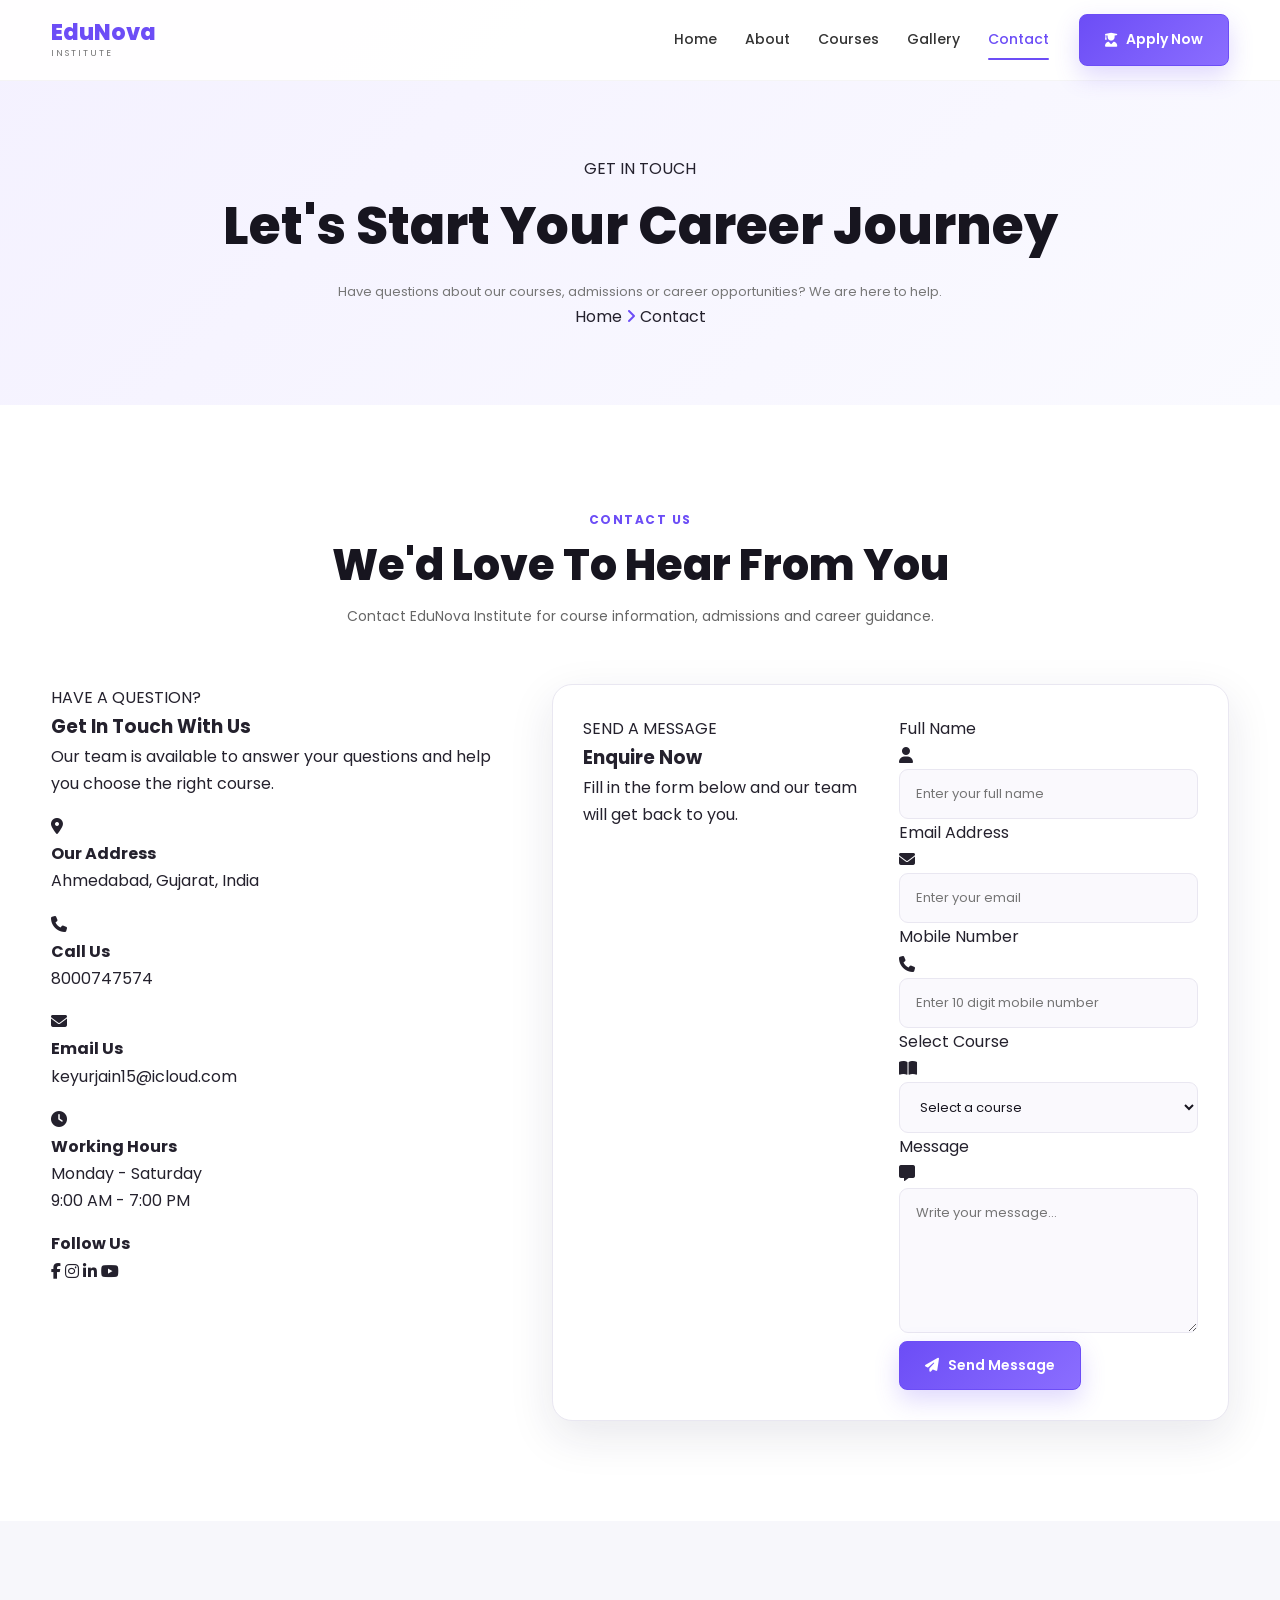
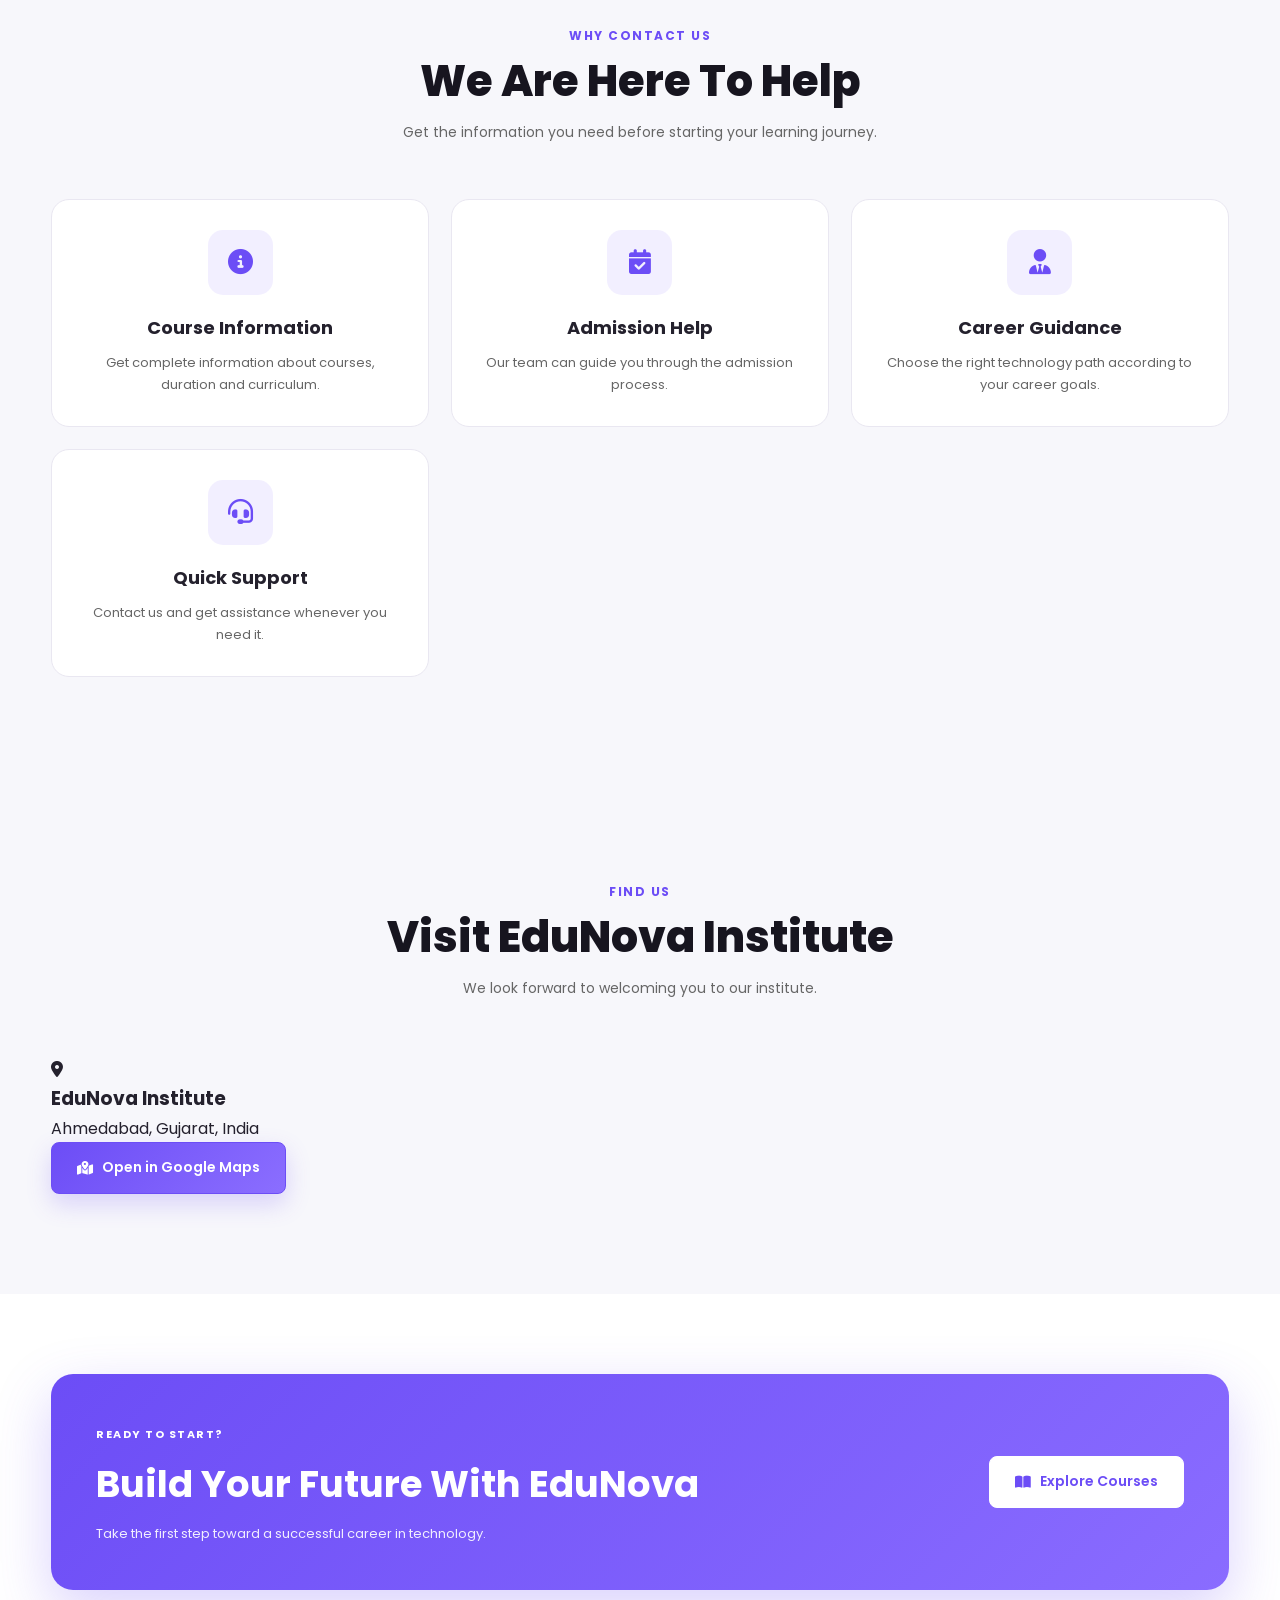
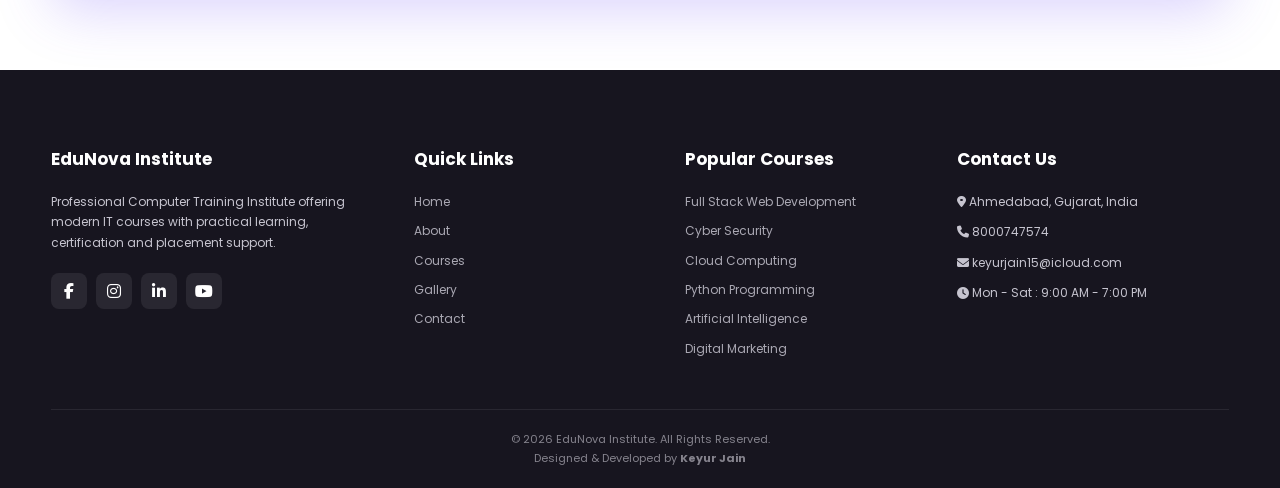
<file: contact.html>
<!DOCTYPE html>
<html lang="en">

<head>

    <meta charset="UTF-8">

    <meta name="viewport"
          content="width=device-width, initial-scale=1.0">

    <meta name="description"
          content="Contact EduNova Institute - Get in touch for IT courses, admissions and career guidance.">

    <meta name="keywords"
          content="EduNova Institute Contact, IT Courses, Admissions, Computer Institute">

    <meta name="author"
          content="Keyur Jain">

    <title>Contact | EduNova Institute</title>


    <!--================================================
                        GOOGLE FONT
    =================================================-->

    <link rel="preconnect"
          href="https://fonts.googleapis.com">

    <link rel="preconnect"
          href="https://fonts.gstatic.com"
          crossorigin>

    <link href="https://fonts.googleapis.com/css2?family=Poppins:wght@300;400;500;600;700;800&display=swap"
          rel="stylesheet">


    <!--================================================
                        FONT AWESOME
    =================================================-->

    <link rel="stylesheet"
          href="https://cdnjs.cloudflare.com/ajax/libs/font-awesome/6.7.1/css/all.min.css">


    <!--================================================
                        MAIN CSS
    =================================================-->

    <link rel="stylesheet"
          href="style.css">

</head>


<body>


<!--====================================================
                        HEADER
=====================================================-->

<header class="header" id="header">

    <div class="container">


        <!--================ LOGO =================-->

        <a href="index.html" class="logo">

            <div>

                <span>EduNova</span>

                <small>Institute</small>

            </div>

        </a>


        <!--================ NAVBAR ================-->

        <nav id="navbar">

            <ul>

                <li>
                    <a href="index.html">
                        Home
                    </a>
                </li>

                <li>
                    <a href="about.html">
                        About
                    </a>
                </li>

                <li>
                    <a href="courses.html">
                        Courses
                    </a>
                </li>

                <li>
                    <a href="gallery.html">
                        Gallery
                    </a>
                </li>

                <li>
                    <a href="contact.html"
                       class="active">
                        Contact
                    </a>
                </li>

            </ul>


            <a href="contact.html"
               class="btn nav-btn">

                <i class="fa-solid fa-user-graduate"></i>

                Apply Now

            </a>

        </nav>


        <!--============= MOBILE MENU =============-->

        <button class="menu-btn"
                id="menuBtn"
                type="button"
                aria-label="Open navigation menu"
                aria-expanded="false">

            <i class="fa-solid fa-bars"></i>

        </button>


    </div>

</header>



<!--====================================================
                    PAGE BANNER
=====================================================-->

<section class="page-banner">

    <div class="container">

        <div class="page-banner-content">

            <span>
                GET IN TOUCH
            </span>

            <h1>

                Let's Start Your
                <span>Career Journey</span>

            </h1>

            <p>

                Have questions about our courses,
                admissions or career opportunities?
                We are here to help.

            </p>


            <div class="breadcrumb">

                <a href="index.html">
                    Home
                </a>

                <i class="fa-solid fa-angle-right"></i>

                <span>
                    Contact
                </span>

            </div>

        </div>

    </div>

</section>



<!--====================================================
                    CONTACT SECTION
=====================================================-->

<section class="contact">

    <div class="container">


        <div class="section-title">

            <span>
                CONTACT US
            </span>

            <h2>
                We'd Love To Hear From You
            </h2>

            <p>

                Contact EduNova Institute for course
                information, admissions and career guidance.

            </p>

        </div>


        <div class="contact-grid">


            <!--================================================
                        CONTACT INFORMATION
            =================================================-->

            <div class="contact-info">


                <div class="contact-info-header">

                    <span>
                        HAVE A QUESTION?
                    </span>

                    <h3>
                        Get In Touch With Us
                    </h3>

                    <p>

                        Our team is available to answer
                        your questions and help you choose
                        the right course.

                    </p>

                </div>


                <!--========== ADDRESS ==========-->

                <div class="contact-item">

                    <div class="contact-icon">

                        <i class="fa-solid fa-location-dot"></i>

                    </div>

                    <div>

                        <h4>
                            Our Address
                        </h4>

                        <p>
                            Ahmedabad, Gujarat, India
                        </p>

                    </div>

                </div>


                <!--========== PHONE ==========-->

                <div class="contact-item">

                    <div class="contact-icon">

                        <i class="fa-solid fa-phone"></i>

                    </div>

                    <div>

                        <h4>
                            Call Us
                        </h4>

                        <p>

                            <a href="tel:8000747574">
                                8000747574
                            </a>

                        </p>

                    </div>

                </div>


                <!--========== EMAIL ==========-->

                <div class="contact-item">

                    <div class="contact-icon">

                        <i class="fa-solid fa-envelope"></i>

                    </div>

                    <div>

                        <h4>
                            Email Us
                        </h4>

                        <p>

                            <a href="mailto:keyurjain15@icloud.com">
                                keyurjain15@icloud.com
                            </a>

                        </p>

                    </div>

                </div>


                <!--========== HOURS ==========-->

                <div class="contact-item">

                    <div class="contact-icon">

                        <i class="fa-solid fa-clock"></i>

                    </div>

                    <div>

                        <h4>
                            Working Hours
                        </h4>

                        <p>
                            Monday - Saturday
                        </p>

                        <p>
                            9:00 AM - 7:00 PM
                        </p>

                    </div>

                </div>


                <!--========== SOCIAL ==========-->

                <div class="contact-social">

                    <h4>
                        Follow Us
                    </h4>


                    <div class="social-icons">

                        <a href="#"
                           aria-label="Facebook">

                            <i class="fab fa-facebook-f"></i>

                        </a>


                        <a href="#"
                           aria-label="Instagram">

                            <i class="fab fa-instagram"></i>

                        </a>


                        <a href="#"
                           aria-label="LinkedIn">

                            <i class="fab fa-linkedin-in"></i>

                        </a>


                        <a href="#"
                           aria-label="YouTube">

                            <i class="fab fa-youtube"></i>

                        </a>

                    </div>

                </div>


            </div>



            <!--================================================
                        CONTACT FORM
            =================================================-->

            <div class="contact-form">


                <div class="form-header">

                    <span>
                        SEND A MESSAGE
                    </span>

                    <h3>
                        Enquire Now
                    </h3>

                    <p>

                        Fill in the form below and
                        our team will get back to you.

                    </p>

                </div>


                <form id="contactForm">


                    <!--========== NAME ==========-->

                    <div class="form-group">

                        <label for="name">
                            Full Name
                        </label>

                        <div class="input-box">

                            <i class="fa-solid fa-user"></i>

                            <input
                                type="text"
                                id="name"
                                name="name"
                                placeholder="Enter your full name"
                                autocomplete="name"
                                required>

                        </div>

                    </div>


                    <!--========== EMAIL ==========-->

                    <div class="form-group">

                        <label for="email">
                            Email Address
                        </label>

                        <div class="input-box">

                            <i class="fa-solid fa-envelope"></i>

                            <input
                                type="email"
                                id="email"
                                name="email"
                                placeholder="Enter your email"
                                autocomplete="email"
                                required>

                        </div>

                    </div>


                    <!--========== PHONE ==========-->

                    <div class="form-group">

                        <label for="phone">
                            Mobile Number
                        </label>

                        <div class="input-box">

                            <i class="fa-solid fa-phone"></i>

                            <input
                                type="tel"
                                id="phone"
                                name="phone"
                                placeholder="Enter 10 digit mobile number"
                                maxlength="10"
                                inputmode="numeric"
                                autocomplete="tel"
                                required>

                        </div>

                    </div>


                    <!--========== COURSE ==========-->

                    <div class="form-group">

                        <label for="course">
                            Select Course
                        </label>

                        <div class="input-box">

                            <i class="fa-solid fa-book-open"></i>

                            <select
                                id="course"
                                name="course"
                                required>

                                <option value="">
                                    Select a course
                                </option>

                                <option value="Full Stack Web Development">
                                    Full Stack Web Development
                                </option>

                                <option value="Cloud Computing">
                                    Cloud Computing
                                </option>

                                <option value="Cyber Security">
                                    Cyber Security
                                </option>

                                <option value="Android Development">
                                    Android Development
                                </option>

                                <option value="UI UX Design">
                                    UI / UX Design
                                </option>

                                <option value="Artificial Intelligence">
                                    Artificial Intelligence
                                </option>

                                <option value="Data Science">
                                    Data Science
                                </option>

                                <option value="Python Programming">
                                    Python Programming
                                </option>

                                <option value="Digital Marketing">
                                    Digital Marketing
                                </option>

                            </select>

                        </div>

                    </div>


                    <!--========== MESSAGE ==========-->

                    <div class="form-group">

                        <label for="message">
                            Message
                        </label>

                        <div class="input-box textarea-box">

                            <i class="fa-solid fa-message"></i>

                            <textarea
                                id="message"
                                name="message"
                                rows="5"
                                placeholder="Write your message..."
                                required></textarea>

                        </div>

                    </div>


                    <!--========== SUBMIT ==========-->

                    <button
                        type="submit"
                        class="btn">

                        <i class="fa-solid fa-paper-plane"></i>

                        Send Message

                    </button>


                </form>


            </div>


        </div>

    </div>

</section>



<!--====================================================
                    QUICK CONTACT
=====================================================-->

<section class="why">

    <div class="container">


        <div class="section-title">

            <span>
                WHY CONTACT US
            </span>

            <h2>
                We Are Here To Help
            </h2>

            <p>

                Get the information you need before
                starting your learning journey.

            </p>

        </div>


        <div class="why-grid">


            <!--========== CARD 1 ==========-->

            <div class="why-box">

                <div class="why-icon">

                    <i class="fa-solid fa-circle-info"></i>

                </div>

                <h3>
                    Course Information
                </h3>

                <p>

                    Get complete information about
                    courses, duration and curriculum.

                </p>

            </div>


            <!--========== CARD 2 ==========-->

            <div class="why-box">

                <div class="why-icon">

                    <i class="fa-solid fa-calendar-check"></i>

                </div>

                <h3>
                    Admission Help
                </h3>

                <p>

                    Our team can guide you through
                    the admission process.

                </p>

            </div>


            <!--========== CARD 3 ==========-->

            <div class="why-box">

                <div class="why-icon">

                    <i class="fa-solid fa-user-tie"></i>

                </div>

                <h3>
                    Career Guidance
                </h3>

                <p>

                    Choose the right technology path
                    according to your career goals.

                </p>

            </div>


            <!--========== CARD 4 ==========-->

            <div class="why-box">

                <div class="why-icon">

                    <i class="fa-solid fa-headset"></i>

                </div>

                <h3>
                    Quick Support
                </h3>

                <p>

                    Contact us and get assistance
                    whenever you need it.

                </p>

            </div>


        </div>

    </div>

</section>



<!--====================================================
                    MAP / LOCATION
=====================================================-->

<section class="features">

    <div class="container">


        <div class="section-title">

            <span>
                FIND US
            </span>

            <h2>
                Visit EduNova Institute
            </h2>

            <p>

                We look forward to welcoming you
                to our institute.

            </p>

        </div>


        <div class="contact-location">


            <div class="location-content">

                <div class="location-icon">

                    <i class="fa-solid fa-location-dot"></i>

                </div>


                <h3>
                    EduNova Institute
                </h3>


                <p>
                    Ahmedabad, Gujarat, India
                </p>


                <a href="https://www.google.com/maps/search/?api=1&query=Ahmedabad%2C%20Gujarat%2C%20India"
                   target="_blank"
                   rel="noopener"
                   class="btn">

                    <i class="fa-solid fa-map-location-dot"></i>

                    Open in Google Maps

                </a>

            </div>


        </div>

    </div>

</section>



<!--====================================================
                        CTA
=====================================================-->

<section class="cta-section">

    <div class="container">


        <div class="cta-box">


            <div>

                <span>
                    READY TO START?
                </span>


                <h2>
                    Build Your Future With EduNova
                </h2>


                <p>

                    Take the first step toward a
                    successful career in technology.

                </p>

            </div>


            <a href="courses.html"
               class="btn">

                <i class="fa-solid fa-book-open"></i>

                Explore Courses

            </a>


        </div>


    </div>

</section>



<!--====================================================
                        FOOTER
=====================================================-->

<footer class="footer">

    <div class="container">


        <div class="footer-grid">


            <!--============== ABOUT ==============-->

            <div>

                <h3>
                    EduNova Institute
                </h3>


                <p>

                    Professional Computer Training
                    Institute offering modern IT courses
                    with practical learning,
                    certification and placement support.

                </p>


                <div class="social-icons">

                    <a href="#"
                       aria-label="Facebook">

                        <i class="fab fa-facebook-f"></i>

                    </a>


                    <a href="#"
                       aria-label="Instagram">

                        <i class="fab fa-instagram"></i>

                    </a>


                    <a href="#"
                       aria-label="LinkedIn">

                        <i class="fab fa-linkedin-in"></i>

                    </a>


                    <a href="#"
                       aria-label="YouTube">

                        <i class="fab fa-youtube"></i>

                    </a>

                </div>

            </div>


            <!--============== QUICK LINKS ==============-->

            <div>

                <h3>
                    Quick Links
                </h3>


                <ul>

                    <li>
                        <a href="index.html">
                            Home
                        </a>
                    </li>

                    <li>
                        <a href="about.html">
                            About
                        </a>
                    </li>

                    <li>
                        <a href="courses.html">
                            Courses
                        </a>
                    </li>

                    <li>
                        <a href="gallery.html">
                            Gallery
                        </a>
                    </li>

                    <li>
                        <a href="contact.html">
                            Contact
                        </a>
                    </li>

                </ul>

            </div>


            <!--============== COURSES ==============-->

            <div>

                <h3>
                    Popular Courses
                </h3>


                <ul>

                    <li>
                        <a href="courses.html">
                            Full Stack Web Development
                        </a>
                    </li>

                    <li>
                        <a href="courses.html">
                            Cyber Security
                        </a>
                    </li>

                    <li>
                        <a href="courses.html">
                            Cloud Computing
                        </a>
                    </li>

                    <li>
                        <a href="courses.html">
                            Python Programming
                        </a>
                    </li>

                    <li>
                        <a href="courses.html">
                            Artificial Intelligence
                        </a>
                    </li>

                    <li>
                        <a href="courses.html">
                            Digital Marketing
                        </a>
                    </li>

                </ul>

            </div>


            <!--============== CONTACT ==============-->

            <div>

                <h3>
                    Contact Us
                </h3>


                <p>

                    <i class="fa-solid fa-location-dot"></i>

                    Ahmedabad, Gujarat, India

                </p>


                <p>

                    <i class="fa-solid fa-phone"></i>

                    <a href="tel:8000747574">
                        8000747574
                    </a>

                </p>


                <p>

                    <i class="fa-solid fa-envelope"></i>

                    <a href="mailto:keyurjain15@icloud.com">
                        keyurjain15@icloud.com
                    </a>

                </p>


                <p>

                    <i class="fa-solid fa-clock"></i>

                    Mon - Sat : 9:00 AM - 7:00 PM

                </p>


            </div>


        </div>


        <div class="footer-bottom">

            <p>

                © 2026 EduNova Institute.
                All Rights Reserved.

                <br>

                Designed & Developed by
                <strong>
                    Keyur Jain
                </strong>

            </p>

        </div>


    </div>

</footer>

<!--=========================================
            SUCCESS POPUP
=========================================-->
<!-- SUCCESS POPUP -->

<div class="popup" id="popup">

    <div class="popup-box">

        <button
            type="button"
            id="closePopup"
            class="popup-close">

            <i class="fa-solid fa-xmark"></i>

        </button>


        <div class="popup-icon">

            <i class="fa-solid fa-circle-check"></i>

        </div>


        <h2>
            Message Sent!
        </h2>


        <p>
            Your message has been submitted successfully.
            Our team will contact you soon.
        </p>


        <button
            type="button"
            id="popupOk"
            class="btn">

            OK

        </button>

    </div>

</div>

<!--====================================================
                    SCROLL TO TOP
=====================================================-->

<button id="scrollTop"
        type="button"
        aria-label="Scroll to top">

    <i class="fa-solid fa-arrow-up"></i>

</button>



<!--====================================================
                    JAVASCRIPT
=====================================================-->

<script src="script.js"></script>


</body>

</html>
</file>
<file: style.css>
/*=========================================================
            EDUNOVA INSTITUTE
            FINAL COMMON STYLE.CSS
            ALL PAGES
=========================================================*/


/*=========================================================
                    GOOGLE FONT
=========================================================*/

@import url('https://fonts.googleapis.com/css2?family=Poppins:wght@300;400;500;600;700;800&display=swap');


/*=========================================================
                    ROOT VARIABLES
=========================================================*/

:root {

    --primary: #6c4df6;
    --primary-dark: #5536df;
    --secondary: #8b6eff;

    --dark: #17151f;
    --dark-2: #211d2b;

    --text: #666;
    --text-dark: #24212d;

    --light: #f7f7fb;
    --white: #ffffff;

    --border: #e9e7f1;

    --shadow:
        0 15px 45px rgba(34, 25, 68, 0.10);

    --shadow-lg:
        0 25px 70px rgba(34, 25, 68, 0.16);

    --radius: 18px;

    --transition:
        all 0.3s ease;

}


/*=========================================================
                    RESET
=========================================================*/

* {

    margin: 0;

    padding: 0;

    box-sizing: border-box;

}


html {

    scroll-behavior: smooth;

}


body {

    font-family: "Poppins", sans-serif;

    color: var(--text-dark);

    background: var(--white);

    line-height: 1.7;

    overflow-x: hidden;

}


body.menu-open,
body.popup-open {

    overflow: hidden;

}


img {

    display: block;

    max-width: 100%;

}


a {

    text-decoration: none;

    color: inherit;

}


ul {

    list-style: none;

}


button,
input,
textarea,
select {

    font-family: inherit;

}


button {

    cursor: pointer;

}


section {

    position: relative;

}


/*=========================================================
                    CONTAINER
=========================================================*/

.container {

    width: min(1180px, 92%);

    margin: 0 auto;

}


/*=========================================================
                    COMMON BUTTON
=========================================================*/

.btn {

    display: inline-flex;

    align-items: center;

    justify-content: center;

    gap: 9px;

    padding: 13px 25px;

    border-radius: 8px;

    border: 1px solid var(--primary);

    background:
        linear-gradient(
            135deg,
            var(--primary),
            var(--secondary)
        );

    color: var(--white);

    font-size: 14px;

    font-weight: 600;

    transition: var(--transition);

    box-shadow:
        0 10px 25px rgba(108, 77, 246, 0.22);

}


.btn:hover {

    transform: translateY(-3px);

    box-shadow:
        0 15px 30px rgba(108, 77, 246, 0.30);

}


.btn-outline {

    display: inline-flex;

    align-items: center;

    justify-content: center;

    gap: 9px;

    padding: 13px 25px;

    border-radius: 8px;

    border: 1px solid var(--primary);

    color: var(--primary);

    background: transparent;

    font-size: 14px;

    font-weight: 600;

    transition: var(--transition);

}


.btn-outline:hover {

    background: var(--primary);

    color: var(--white);

    transform: translateY(-3px);

}


/*=========================================================
                    HEADER
=========================================================*/

.header {

    position: absolute;

    top: 0;

    left: 0;

    width: 100%;

    z-index: 1000;

    background: rgba(255,255,255,0.96);

    border-bottom: 1px solid rgba(0,0,0,0.04);

    transition: var(--transition);

}


.header.sticky,
.header.scrolled {

    position: fixed;

    background:
        rgba(255,255,255,0.97);

    backdrop-filter: blur(14px);

    box-shadow:
        0 8px 30px rgba(0,0,0,0.08);

}


/*=========================================================
                    HEADER CONTAINER
=========================================================*/

.header .container {

    min-height: 78px;

    display: flex;

    align-items: center;

    justify-content: space-between;

    gap: 30px;

}


/*=========================================================
                    LOGO
=========================================================*/

.logo {

    display: flex;

    align-items: center;

    gap: 10px;

    flex-shrink: 0;

}


.logo img {

    width: 43px;

    height: 43px;

    object-fit: contain;

}


.logo > div {

    display: flex;

    flex-direction: column;

    line-height: 1.1;

}


.logo span {

    font-size: 22px;

    font-weight: 800;

    color: var(--primary);

}


.logo small {

    margin-top: 3px;

    font-size: 9px;

    letter-spacing: 2px;

    text-transform: uppercase;

    color: #777;

}


/*=========================================================
                    NAVBAR
=========================================================*/

#navbar {

    display: flex;

    align-items: center;

    gap: 30px;

}


#navbar ul {

    display: flex;

    align-items: center;

    gap: 28px;

}


#navbar ul li a {

    position: relative;

    display: inline-block;

    padding: 28px 0;

    color: #333;

    font-size: 14px;

    font-weight: 500;

    transition: var(--transition);

}


#navbar ul li a::after {

    content: "";

    position: absolute;

    left: 0;

    bottom: 20px;

    width: 0;

    height: 2px;

    border-radius: 5px;

    background: var(--primary);

    transition: var(--transition);

}


#navbar ul li a:hover,
#navbar ul li a.active {

    color: var(--primary);

}


#navbar ul li a:hover::after,
#navbar ul li a.active::after {

    width: 100%;

}


/*=========================================================
                    NAV BUTTON
=========================================================*/

.nav-btn {

    white-space: nowrap;

}


/*=========================================================
                    MENU BUTTON
=========================================================*/

.menu-btn {

    display: none;

    width: 44px;

    height: 44px;

    border: 0;

    border-radius: 8px;

    background: var(--primary);

    color: var(--white);

    font-size: 19px;

    align-items: center;

    justify-content: center;

}


/*=========================================================
                    HERO
=========================================================*/

.hero {

    padding: 145px 0 70px;

    min-height: 760px;

    display: flex;

    align-items: center;

    overflow: hidden;

    background:
        radial-gradient(
            circle at 10% 20%,
            rgba(108,77,246,0.10),
            transparent 35%
        ),
        linear-gradient(
            135deg,
            #faf9ff 0%,
            #ffffff 60%,
            #f5f2ff 100%
        );

}


.hero::before {

    content: "";

    position: absolute;

    width: 420px;

    height: 420px;

    right: -180px;

    top: 80px;

    border-radius: 50%;

    background:
        rgba(108,77,246,0.08);

    filter: blur(5px);

}


.hero-grid,
.hero-container {

    display: grid;

    grid-template-columns:
        minmax(0, 1.05fr)
        minmax(0, 0.95fr);

    align-items: center;

    gap: 70px;

}


/*=========================================================
                    HERO CONTENT
=========================================================*/

.hero-content {

    position: relative;

    z-index: 2;

}


.hero-tag {

    display: inline-flex;

    align-items: center;

    gap: 8px;

    margin-bottom: 18px;

    padding: 8px 14px;

    border-radius: 30px;

    background:
        rgba(108,77,246,0.09);

    color: var(--primary);

    font-size: 12px;

    font-weight: 700;

    letter-spacing: .5px;

}


.hero-content h1 {

    margin-bottom: 20px;

    max-width: 700px;

    color: var(--dark);

    font-size:
        clamp(42px, 5vw, 68px);

    line-height: 1.12;

    font-weight: 800;

}


.hero-content h1 span {

    color: var(--primary);

}


.hero-content > p {

    max-width: 620px;

    margin-bottom: 30px;

    color: var(--text);

    font-size: 16px;

}


.hero-buttons {

    display: flex;

    flex-wrap: wrap;

    gap: 14px;

    margin-bottom: 35px;

}


/*=========================================================
                    HERO IMAGE
=========================================================*/

.hero-image {

    position: relative;

    z-index: 2;

}


.hero-image img {

    width: 100%;

    min-height: 440px;

    object-fit: cover;

    border-radius: 25px;

    box-shadow: var(--shadow-lg);

}


.hero-image-card {

    position: relative;

}


.floating-card {

    position: absolute;

    display: flex;

    align-items: center;

    gap: 12px;

    padding: 14px 17px;

    border-radius: 13px;

    background: rgba(255,255,255,0.95);

    box-shadow: var(--shadow);

    backdrop-filter: blur(10px);

}


.floating-card strong {

    display: block;

    color: var(--dark);

    font-size: 12px;

}


.floating-card span {

    display: block;

    color: #888;

    font-size: 10px;

}


.floating-icon {

    width: 40px;

    height: 40px;

    display: flex;

    align-items: center;

    justify-content: center;

    border-radius: 10px;

    background:
        rgba(108,77,246,0.1);

    color: var(--primary);

}


.floating-card-one {

    left: -30px;

    bottom: 60px;

}


.floating-card-two {

    right: -25px;

    top: 55px;

}


/*=========================================================
                    HERO STATS
=========================================================*/

.hero-stats {

    display: grid;

    grid-template-columns:
        repeat(4, 1fr);

    gap: 15px;

    margin-top: 45px;

}


.hero-stats > div,
.stat-box {

    display: flex;

    align-items: center;

    gap: 12px;

    padding: 20px;

    border-radius: 14px;

    background: var(--white);

    border: 1px solid var(--border);

    box-shadow:
        0 8px 25px rgba(30,20,60,.05);

}


.hero-stats i,
.stat-box i {

    font-size: 24px;

    color: var(--primary);

}


.hero-stats h2,
.hero-stats h3,
.stat-box h3 {

    color: var(--dark);

    font-size: 22px;

    line-height: 1.2;

}


.hero-stats p,
.stat-box p {

    color: #888;

    font-size: 11px;

}


/*=========================================================
                    SECTIONS
=========================================================*/

.about,
.about-preview,
.why,
.courses,
.gallery,
.contact,
.testimonials,
.placements,
.faculty,
.features {

    padding: 100px 0;

}


.about,
.about-preview,
.contact {

    background: var(--white);

}


.why,
.gallery,
.features {

    background: var(--light);

}


/*=========================================================
                    SECTION TITLE
=========================================================*/

.section-title {

    max-width: 700px;

    margin: 0 auto 55px;

    text-align: center;

}


.section-title > span,
.about-content > span {

    display: inline-block;

    margin-bottom: 10px;

    color: var(--primary);

    font-size: 12px;

    font-weight: 700;

    letter-spacing: 1.5px;

}


.section-title h2 {

    margin-bottom: 13px;

    color: var(--dark);

    font-size:
        clamp(30px, 4vw, 43px);

    line-height: 1.2;

    font-weight: 750;

}


.section-title p {

    color: var(--text);

    font-size: 14px;

}


/*=========================================================
                    ABOUT GRID
=========================================================*/

.about-grid {

    display: grid;

    grid-template-columns:
        minmax(0, .95fr)
        minmax(0, 1.05fr);

    gap: 75px;

    align-items: center;

}


.about-image {

    position: relative;

}


.about-image img {

    width: 100%;

    height: 480px;

    object-fit: cover;

    border-radius: 22px;

    box-shadow: var(--shadow);

}


.experience-box,
.experience-card {

    position: absolute;

    right: -25px;

    bottom: 30px;

    padding: 22px 25px;

    border-radius: 15px;

    background:
        linear-gradient(
            135deg,
            var(--primary),
            var(--secondary)
        );

    color: var(--white);

    box-shadow: var(--shadow);

}


.experience-box h2,
.experience-card strong {

    display: block;

    font-size: 32px;

    line-height: 1;

}


.experience-box span,
.experience-card span {

    font-size: 11px;

}


.about-content h2 {

    margin-bottom: 18px;

    color: var(--dark);

    font-size:
        clamp(30px, 4vw, 44px);

    line-height: 1.2;

}


.about-content h2 span {

    color: var(--primary);

}


.about-content p {

    margin-bottom: 16px;

    color: var(--text);

    font-size: 14px;

}


/*=========================================================
                    ABOUT FEATURES
=========================================================*/

.about-features {

    display: grid;

    grid-template-columns:
        repeat(2, 1fr);

    gap: 16px;

    margin: 25px 0 30px;

}


.about-feature {

    display: flex;

    gap: 10px;

}


.about-feature > i {

    margin-top: 3px;

    color: var(--primary);

}


.about-feature h4 {

    margin-bottom: 3px;

    font-size: 14px;

}


.about-feature p {

    margin: 0;

    font-size: 11px;

}


/*=========================================================
                    WHY GRID
=========================================================*/

.why-grid {

    display: grid;

    grid-template-columns:
        repeat(3, 1fr);

    gap: 22px;

}


.why-box {

    padding: 30px 25px;

    text-align: center;

    border-radius: var(--radius);

    background: var(--white);

    border: 1px solid var(--border);

    transition: var(--transition);

}


.why-box:hover {

    transform: translateY(-8px);

    border-color:
        rgba(108,77,246,.25);

    box-shadow: var(--shadow);

}


.why-icon {

    width: 65px;

    height: 65px;

    margin: 0 auto 18px;

    display: flex;

    align-items: center;

    justify-content: center;

    border-radius: 15px;

    background:
        rgba(108,77,246,.09);

    color: var(--primary);

    font-size: 25px;

}


.why-box h3 {

    margin-bottom: 8px;

    font-size: 18px;

}


.why-box p {

    color: var(--text);

    font-size: 13px;

}


/*=========================================================
                    COURSE GRID
=========================================================*/

.courses-grid,
.course-grid {

    display: grid;

    grid-template-columns:
        repeat(3, 1fr);

    gap: 25px;

}


.course-card {

    overflow: hidden;

    border: 1px solid var(--border);

    border-radius: var(--radius);

    background: var(--white);

    box-shadow:
        0 8px 25px rgba(30,20,60,.05);

    transition: var(--transition);

}


.course-card:hover {

    transform: translateY(-8px);

    box-shadow: var(--shadow);

}


.course-card img {

    width: 100%;

    height: 220px;

    object-fit: cover;

}


.course-content {

    padding: 23px;

}


.course-card h3 {

    margin-bottom: 9px;

    color: var(--dark);

    font-size: 19px;

}


.course-card p {

    margin-bottom: 17px;

    color: var(--text);

    font-size: 13px;

}


.course-meta {

    display: flex;

    justify-content: space-between;

    align-items: center;

    gap: 10px;

    margin-bottom: 18px;

    color: #777;

    font-size: 12px;

}


/*=========================================================
                    PAGE BANNER
=========================================================*/

.page-banner {

    padding: 155px 0 75px;

    text-align: center;

    background:
        linear-gradient(
            135deg,
            #f4f1ff,
            #fafaff
        );

}


.page-banner h1 {

    margin-bottom: 10px;

    color: var(--dark);

    font-size:
        clamp(35px, 5vw, 52px);

    font-weight: 800;

}


.page-banner p {

    display: flex;

    align-items: center;

    justify-content: center;

    gap: 9px;

    color: #777;

    font-size: 13px;

}


.page-banner i {

    color: var(--primary);

}


/*=========================================================
                    GALLERY
=========================================================*/

.gallery-grid {

    display: grid;

    grid-template-columns:
        repeat(3, 1fr);

    gap: 20px;

}


.gallery-item {

    position: relative;

    height: 270px;

    overflow: hidden;

    cursor: pointer;

    border-radius: 16px;

    background: #eee;

}


.gallery-item img {

    width: 100%;

    height: 100%;

    object-fit: cover;

    transition:
        transform .5s ease;

}


.gallery-item:hover img {

    transform: scale(1.08);

}


.gallery-overlay {

    position: absolute;

    left: 0;

    right: 0;

    bottom: 0;

    padding: 45px 20px 18px;

    color: var(--white);

    background:
        linear-gradient(
            transparent,
            rgba(0,0,0,.8)
        );

}


.gallery-overlay h3 {

    font-size: 16px;

}


/*=========================================================
                GALLERY LIGHTBOX
=========================================================*/

.gallery-lightbox {

    position: fixed;

    inset: 0;

    z-index: 3000;

    display: flex;

    align-items: center;

    justify-content: center;

    padding: 30px;

    background:
        rgba(10,8,18,.92);

    opacity: 0;

    visibility: hidden;

    pointer-events: none;

    transition: var(--transition);

}


.gallery-lightbox.active {

    opacity: 1;

    visibility: visible;

    pointer-events: auto;

}


.gallery-lightbox-content {

    max-width: 900px;

    width: 90%;

    text-align: center;

}


.gallery-lightbox-content img {

    max-width: 100%;

    max-height: 75vh;

    margin: auto;

    border-radius: 12px;

    object-fit: contain;

}


.gallery-lightbox-content h3 {

    margin-top: 15px;

    color: var(--white);

    font-size: 18px;

}


.gallery-lightbox-close,
.gallery-lightbox-prev,
.gallery-lightbox-next {

    position: absolute;

    width: 48px;

    height: 48px;

    display: flex;

    align-items: center;

    justify-content: center;

    border: 0;

    border-radius: 50%;

    background: var(--white);

    color: var(--dark);

    font-size: 17px;

    transition: var(--transition);

}


.gallery-lightbox-close:hover,
.gallery-lightbox-prev:hover,
.gallery-lightbox-next:hover {

    background: var(--primary);

    color: var(--white);

}


.gallery-lightbox-close {

    top: 25px;

    right: 25px;

}


.gallery-lightbox-prev {

    left: 25px;

    top: 50%;

    transform: translateY(-50%);

}


.gallery-lightbox-next {

    right: 25px;

    top: 50%;

    transform: translateY(-50%);

}


/*=========================================================
                    CONTACT
=========================================================*/

.contact-grid {

    display: grid;

    grid-template-columns:
        .8fr 1.2fr;

    gap: 50px;

    align-items: start;

}


.contact-info {

    display: grid;

    gap: 16px;

}


.contact-card,
.info-card {

    display: flex;

    gap: 15px;

    padding: 22px;

    border-radius: 15px;

    background: var(--white);

    border: 1px solid var(--border);

    box-shadow:
        0 8px 25px rgba(30,20,60,.04);

}


.contact-card > i,
.info-card > i {

    width: 45px;

    height: 45px;

    flex-shrink: 0;

    display: flex;

    align-items: center;

    justify-content: center;

    border-radius: 10px;

    background:
        rgba(108,77,246,.1);

    color: var(--primary);

}


.contact-card h3,
.info-card h3 {

    margin-bottom: 3px;

    color: var(--dark);

    font-size: 15px;

}


.contact-card p,
.info-card p {

    color: var(--text);

    font-size: 12px;

}


/*=========================================================
                    CONTACT FORM
=========================================================*/

.contact-form-box,
.contact-form {

    padding: 30px;

    border-radius: 20px;

    background: var(--white);

    border: 1px solid var(--border);

    box-shadow: var(--shadow);

}


.contact-form {

    display: grid;

    grid-template-columns:
        repeat(2, 1fr);

    gap: 16px;

}


.contact-form input,
.contact-form textarea,
.contact-form select {

    width: 100%;

    padding: 14px 16px;

    border: 1px solid var(--border);

    outline: none;

    border-radius: 9px;

    background: #faf9fd;

    color: var(--dark);

    font-size: 13px;

    transition: var(--transition);

}


.contact-form input:focus,
.contact-form textarea:focus,
.contact-form select:focus {

    border-color: var(--primary);

    background: var(--white);

    box-shadow:
        0 0 0 3px rgba(108,77,246,.08);

}


.contact-form textarea {

    min-height: 145px;

    resize: vertical;

    grid-column: 1 / -1;

}


.contact-form select {

    cursor: pointer;

}


.contact-form .btn,
.contact-form button {

    justify-self: start;

}


/*=========================================================
                    MAP
=========================================================*/

.map {

    width: 100%;

    height: 420px;

    overflow: hidden;

}


.map iframe {

    width: 100%;

    height: 100%;

    border: 0;

}


/*=========================================================
                    POPUP
=========================================================*/

.popup-overlay {

    position: fixed;

    inset: 0;

    z-index: 1998;

    background:
        rgba(0,0,0,.65);

    opacity: 0;

    visibility: hidden;

    transition: var(--transition);

}


.popup-overlay.show {

    opacity: 1;

    visibility: visible;

}

.popup > i {

    display: block;

    margin-bottom: 15px;

    color: #22a55a;

    font-size: 58px;

}


.popup h2 {

    margin-bottom: 8px;

    color: var(--dark);

}


.popup p {

    margin-bottom: 23px;

    color: var(--text);

    font-size: 13px;

}


.popup-close {

    position: absolute;

    top: 14px;

    right: 14px;

    width: 35px;

    height: 35px;

    border: 0;

    border-radius: 50%;

    background: #f2f1f6;

    color: #555;

}


.popup-close:hover {

    background: var(--primary);

    color: var(--white);

}


/*=========================================================
                    CTA
=========================================================*/

.cta-section {

    padding: 80px 0;

}


.cta-box {

    display: flex;

    align-items: center;

    justify-content: space-between;

    gap: 30px;

    padding: 45px;

    border-radius: 22px;

    color: var(--white);

    background:
        linear-gradient(
            135deg,
            var(--primary),
            #8a6cff
        );

    box-shadow:
        0 20px 55px rgba(108,77,246,.25);

}


.cta-box span {

    font-size: 11px;

    font-weight: 700;

    letter-spacing: 1.5px;

}


.cta-box h2 {

    margin: 7px 0;

    font-size:
        clamp(25px, 4vw, 37px);

}


.cta-box p {

    opacity: .9;

    font-size: 13px;

}


.cta-box .btn {

    flex-shrink: 0;

    background: var(--white);

    border-color: var(--white);

    color: var(--primary);

    box-shadow: none;

}


/*=========================================================
                    TESTIMONIALS
=========================================================*/

.testimonial-grid,
.testimonials-grid {

    display: grid;

    grid-template-columns:
        repeat(3, 1fr);

    gap: 22px;

}


.testimonial-card {

    padding: 28px;

    border: 1px solid var(--border);

    border-radius: 18px;

    background: var(--white);

    box-shadow:
        0 8px 25px rgba(30,20,60,.05);

}


.testimonial-card p {

    margin-bottom: 18px;

    color: var(--text);

    font-size: 13px;

}


.testimonial-user {

    display: flex;

    align-items: center;

    gap: 12px;

}


.testimonial-user img {

    width: 45px;

    height: 45px;

    border-radius: 50%;

    object-fit: cover;

}


.testimonial-user h4 {

    font-size: 13px;

}


.testimonial-user span {

    color: #888;

    font-size: 10px;

}


/*=========================================================
                    FACULTY
=========================================================*/

.faculty-grid {

    display: grid;

    grid-template-columns:
        repeat(4, 1fr);

    gap: 20px;

}


.faculty-card {

    overflow: hidden;

    border-radius: 17px;

    background: var(--white);

    border: 1px solid var(--border);

    text-align: center;

    transition: var(--transition);

}


.faculty-card:hover {

    transform: translateY(-7px);

    box-shadow: var(--shadow);

}


.faculty-card img {

    width: 100%;

    height: 250px;

    object-fit: cover;

}


.faculty-card-content {

    padding: 18px;

}


.faculty-card h3 {

    font-size: 16px;

}


.faculty-card p {

    color: var(--primary);

    font-size: 12px;

}


/*=========================================================
                    PLACEMENTS
=========================================================*/

.company-grid,
.placement-grid {

    display: grid;

    grid-template-columns:
        repeat(5, 1fr);

    gap: 18px;

}


.company-logo,
.company-card {

    min-height: 100px;

    display: flex;

    align-items: center;

    justify-content: center;

    padding: 20px;

    border: 1px solid var(--border);

    border-radius: 13px;

    background: var(--white);

    transition: var(--transition);

}


.company-logo:hover,
.company-card:hover {

    transform: translateY(-4px);

    box-shadow: var(--shadow);

}


.company-logo img,
.company-card img {

    max-width: 120px;

    max-height: 50px;

    object-fit: contain;

}


/*=========================================================
                    FOOTER
=========================================================*/

.footer {

    padding: 75px 0 0;

    color: #c6c4cf;

    background: #17151f;

}


.footer-grid {

    display: grid;

    grid-template-columns:
        1.4fr
        1fr
        1fr
        1.2fr;

    gap: 45px;

    padding-bottom: 50px;

}


.footer h3 {

    margin-bottom: 18px;

    color: var(--white);

    font-size: 17px;

}


.footer p {

    margin-bottom: 10px;

    font-size: 12px;

}


.footer ul {

    display: grid;

    gap: 9px;

}


.footer ul li,
.footer ul li a {

    color: #aaa8b3;

    font-size: 12px;

    transition: var(--transition);

}


.footer ul li a:hover {

    color: var(--white);

    padding-left: 4px;

}


.footer .social-icons {

    display: flex;

    gap: 9px;

    margin-top: 20px;

}


.footer .social-icons a {

    width: 36px;

    height: 36px;

    display: flex;

    align-items: center;

    justify-content: center;

    border-radius: 8px;

    background:
        rgba(255,255,255,.08);

    color: var(--white);

    transition: var(--transition);

}


.footer .social-icons a:hover {

    background: var(--primary);

    transform: translateY(-3px);

}


.footer-bottom {

    padding: 20px 0;

    text-align: center;

    border-top:
        1px solid rgba(255,255,255,.08);

}


.footer-bottom p {

    margin: 0;

    color: #85838d;

    font-size: 11px;

}


/*=========================================================
                    WHATSAPP
=========================================================*/

.whatsapp {

    position: fixed;

    right: 22px;

    bottom: 85px;

    z-index: 900;

    width: 55px;

    height: 55px;

    display: flex;

    align-items: center;

    justify-content: center;

    border-radius: 50%;

    background: #25d366;

    color: var(--white);

    font-size: 28px;

    box-shadow:
        0 10px 30px rgba(37,211,102,.35);

    transition: var(--transition);

}


.whatsapp:hover {

    transform: translateY(-5px) scale(1.05);

}


/*=========================================================
                    SCROLL TOP
=========================================================*/

#scrollTop {

    position: fixed;

    right: 22px;

    bottom: 20px;

    z-index: 900;

    width: 44px;

    height: 44px;

    display: flex;

    align-items: center;

    justify-content: center;

    border: 0;

    border-radius: 9px;

    background: var(--primary);

    color: var(--white);

    opacity: 0;

    visibility: hidden;

    pointer-events: none;

    transform: translateY(15px);

    transition: var(--transition);

}


#scrollTop.show {

    opacity: 1;

    visibility: visible;

    pointer-events: auto;

    transform: translateY(0);

}


#scrollTop:hover {

    background: var(--primary-dark);

    transform: translateY(-3px);

}


/*=========================================================
                    IMAGE ERROR
=========================================================*/

.image-error {

    background:
        linear-gradient(
            135deg,
            #eee,
            #ddd
        );

    object-fit: contain !important;

}


/*=========================================================
                    FAQ
=========================================================*/

.faq-container {

    max-width: 850px;

    margin: auto;

}


.faq-box {

    margin-bottom: 12px;

    border: 1px solid var(--border);

    border-radius: 12px;

    background: var(--white);

    overflow: hidden;

}


.faq-box h3 {

    padding: 18px 20px;

    cursor: pointer;

    font-size: 15px;

}


.faq-box p {

    max-height: 0;

    overflow: hidden;

    padding: 0 20px;

    color: var(--text);

    font-size: 13px;

    transition: .3s ease;

}


.faq-box.active p {

    max-height: 200px;

    padding-bottom: 18px;

}


/*=========================================================
                TABLET RESPONSIVE
=========================================================*/

@media (max-width: 1100px) {


    .container {

        width: min(94%, 1100px);

    }


    #navbar {

        gap: 18px;

    }


    #navbar ul {

        gap: 18px;

    }


    .hero-grid,
    .hero-container {

        gap: 40px;

    }


    .floating-card-one {

        left: -10px;

    }


    .floating-card-two {

        right: -10px;

    }


    .faculty-grid {

        grid-template-columns:
            repeat(2, 1fr);

    }


    .company-grid,
    .placement-grid {

        grid-template-columns:
            repeat(4, 1fr);

    }

}


/*=========================================================
                MOBILE NAVBAR
=========================================================*/

@media (max-width: 992px) {


    .header .container {

        min-height: 70px;

    }


    .menu-btn {

        display: flex;

        position: relative;

        z-index: 1200;

    }


    #navbar {

        position: fixed;

        top: 0;

        right: -100%;

        width: min(330px, 85%);

        height: 100vh;

        padding:
            100px 30px 40px;

        display: flex;

        flex-direction: column;

        align-items: stretch;

        gap: 25px;

        background: var(--white);

        box-shadow:
            -10px 0 35px rgba(0,0,0,.12);

        transition:
            right .35s ease;

        overflow-y: auto;

        z-index: 1100;

    }


    #navbar.active {

        right: 0;

    }


    #navbar ul {

        flex-direction: column;

        align-items: stretch;

        gap: 5px;

    }


    #navbar ul li a {

        display: block;

        padding: 13px 5px;

        font-size: 15px;

    }


    #navbar ul li a::after {

        bottom: 5px;

    }


    #navbar .btn {

        width: 100%;

    }


    .menu-overlay {

        position: fixed;

        inset: 0;

        z-index: 1050;

        background:
            rgba(0,0,0,.5);

        opacity: 0;

        visibility: hidden;

        pointer-events: none;

        transition: var(--transition);

    }


    .menu-overlay.active {

        opacity: 1;

        visibility: visible;

        pointer-events: auto;

    }


    .hero {

        padding-top: 120px;

    }


    .hero-grid,
    .hero-container {

        grid-template-columns: 1fr;

    }


    .hero-image {

        max-width: 700px;

        width: 100%;

        margin: 0 auto;

    }


    .about-grid {

        grid-template-columns: 1fr;

        gap: 45px;

    }


    .about-image {

        max-width: 650px;

        margin: auto;

    }


    .contact-grid {

        grid-template-columns: 1fr;

    }


    .why-grid {

        grid-template-columns:
            repeat(2, 1fr);

    }


    .courses-grid,
    .course-grid {

        grid-template-columns:
            repeat(2, 1fr);

    }


    .gallery-grid {

        grid-template-columns:
            repeat(2, 1fr);

    }


    .testimonial-grid,
    .testimonials-grid {

        grid-template-columns:
            repeat(2, 1fr);

    }


    .footer-grid {

        grid-template-columns:
            repeat(2, 1fr);

    }


}


/*=========================================================
                SMALL MOBILE
=========================================================*/

@media (max-width: 650px) {


    .container {

        width: 92%;

    }


    .header .container {

        min-height: 65px;

    }


    .logo span {

        font-size: 19px;

    }


    .logo img {

        width: 38px;

        height: 38px;

    }


    .hero {

        padding:
            105px 0 55px;

        min-height: auto;

    }


    .hero-content h1 {

        font-size: 40px;

    }


    .hero-content > p {

        font-size: 14px;

    }


    .hero-buttons {

        flex-direction: column;

        align-items: stretch;

    }


    .hero-buttons .btn,
    .hero-buttons .btn-outline {

        width: 100%;

    }


    .hero-image img {

        min-height: 300px;

    }


    .floating-card {

        transform: scale(.8);

    }


    .floating-card-one {

        left: -20px;

        bottom: 20px;

    }


    .floating-card-two {

        right: -20px;

        top: 20px;

    }


    .hero-stats {

        grid-template-columns:
            repeat(2, 1fr);

        gap: 10px;

        margin-top: 30px;

    }


    .hero-stats > div,
    .stat-box {

        padding: 15px;

    }


    .hero-stats h2,
    .hero-stats h3,
    .stat-box h3 {

        font-size: 18px;

    }


    .section-title {

        margin-bottom: 35px;

    }


    .about,
    .about-preview,
    .why,
    .courses,
    .gallery,
    .contact,
    .testimonials,
    .placements,
    .faculty,
    .features {

        padding: 70px 0;

    }


    .about-image img {

        height: 350px;

    }


    .experience-box,
    .experience-card {

        right: 10px;

        bottom: 15px;

        padding: 16px;

    }


    .experience-box h2,
    .experience-card strong {

        font-size: 25px;

    }


    .about-features {

        grid-template-columns: 1fr;

    }


    .why-grid,
    .courses-grid,
    .course-grid,
    .gallery-grid,
    .testimonial-grid,
    .testimonials-grid {

        grid-template-columns: 1fr;

    }


    .why-box {

        padding: 25px 20px;

    }


    .gallery-item {

        height: 250px;

    }


    .contact-form-box,
    .contact-form {

        padding: 20px;

    }


    .contact-form {

        grid-template-columns: 1fr;

    }


    .contact-form textarea {

        grid-column: auto;

    }


    .page-banner {

        padding:
            125px 0 55px;

    }


    .page-banner h1 {

        font-size: 35px;

    }


    .cta-box {

        flex-direction: column;

        align-items: flex-start;

        padding: 30px 25px;

    }


    .cta-box .btn {

        width: 100%;

    }


    .faculty-grid {

        grid-template-columns:
            repeat(2, 1fr);

        gap: 12px;

    }


    .faculty-card img {

        height: 200px;

    }


    .company-grid,
    .placement-grid {

        grid-template-columns:
            repeat(2, 1fr);

    }


    .footer-grid {

        grid-template-columns: 1fr;

        gap: 30px;

    }


    .footer {

        padding-top: 55px;

    }


    .gallery-lightbox {

        padding: 15px;

    }


    .gallery-lightbox-close {

        top: 15px;

        right: 15px;

    }


    .gallery-lightbox-prev {

        left: 10px;

    }


    .gallery-lightbox-next {

        right: 10px;

    }


    .gallery-lightbox-prev,
    .gallery-lightbox-next {

        width: 40px;

        height: 40px;

    }


    .whatsapp {

        right: 15px;

        bottom: 78px;

        width: 50px;

        height: 50px;

        font-size: 24px;

    }


    #scrollTop {

        right: 15px;

        bottom: 18px;

    }

}


/*=========================================================
                EXTRA SMALL MOBILE
=========================================================*/

@media (max-width: 400px) {


    .hero-content h1 {

        font-size: 34px;

    }


    .hero-stats {

        grid-template-columns: 1fr;

    }


    .faculty-grid {

        grid-template-columns: 1fr;

    }


    .company-grid,
    .placement-grid {

        grid-template-columns:
            repeat(2, 1fr);

    }


    .company-logo,
    .company-card {

        min-height: 80px;

        padding: 12px;

    }


    .company-logo img,
    .company-card img {

        max-width: 90px;

    }

}

/*=========================================
        CONTACT SUCCESS POPUP
=========================================*/

.popup {

    position: fixed;

    inset: 0;

    width: 100%;
    height: 100%;

    background: rgba(0, 0, 0, 0.70);

    display: none;

    align-items: center;
    justify-content: center;

    padding: 20px;

    z-index: 99999;

}


.popup.show {

    display: flex;

}


.popup-box {

    position: relative;

    width: 100%;
    max-width: 450px;

    background: #ffffff;

    border-radius: 22px;

    padding: 40px 30px;

    text-align: center;

    box-shadow: 0 20px 60px rgba(0,0,0,0.30);

    animation: popupShow 0.3s ease;

}


@keyframes popupShow {

    from {

        opacity: 0;

        transform: scale(0.85);

    }

    to {

        opacity: 1;

        transform: scale(1);

    }

}


.popup-close {

    position: absolute;

    top: 15px;
    right: 15px;

    width: 38px;
    height: 38px;

    border: none;

    border-radius: 50%;

    background: #f1f1f1;

    cursor: pointer;

    font-size: 18px;

}


.popup-icon {

    width: 75px;
    height: 75px;

    margin: 0 auto 20px;

    border-radius: 50%;

    display: flex;

    align-items: center;
    justify-content: center;

    background: #6c4df6;

    color: #ffffff;

    font-size: 35px;

}


.popup-box h2 {

    margin-bottom: 10px;

    color: #202124;

}


.popup-box p {

    color: #666666;

    line-height: 1.7;

    margin-bottom: 25px;

}


.popup-box .btn {

    border: none;

    cursor: pointer;

}

/*====================================================
            FINAL RESPONSIVE POPUP FIX
====================================================*/

.popup {
    position: fixed !important;

    top: 0 !important;
    left: 0 !important;
    right: 0 !important;
    bottom: 0 !important;

    width: 100vw !important;
    height: 100vh !important;

    margin: 0 !important;
    padding: 20px !important;

    box-sizing: border-box !important;

    display: none;

    align-items: center !important;
    justify-content: center !important;

    background: rgba(0, 0, 0, 0.65) !important;

    z-index: 999999 !important;

    overflow-y: auto !important;
}


.popup.show {
    display: flex !important;
}


.popup-box {
    position: relative !important;

    top: auto !important;
    left: auto !important;
    right: auto !important;
    bottom: auto !important;

    transform: none !important;

    width: min(450px, 92vw) !important;

    max-width: 450px !important;

    min-width: 0 !important;

    margin: auto !important;

    padding: 35px 25px !important;

    box-sizing: border-box !important;

    background: #ffffff !important;

    border-radius: 22px !important;

    text-align: center !important;

    box-shadow: 0 20px 60px rgba(0, 0, 0, 0.30) !important;

    overflow: hidden !important;

    animation: popupOpen 0.3s ease !important;
}


.popup-icon {
    width: 70px !important;
    height: 70px !important;

    margin: 0 auto 18px !important;

    border-radius: 50% !important;

    display: flex !important;

    align-items: center !important;
    justify-content: center !important;

    font-size: 32px !important;
}


.popup-box h2 {
    margin: 0 0 10px !important;

    font-size: 26px !important;

    line-height: 1.3 !important;
}


.popup-box p {
    margin: 0 auto 25px !important;

    max-width: 360px !important;

    font-size: 15px !important;

    line-height: 1.7 !important;
}


.popup-close {
    position: absolute !important;

    top: 12px !important;
    right: 12px !important;

    width: 38px !important;
    height: 38px !important;

    display: flex !important;

    align-items: center !important;
    justify-content: center !important;

    border: none !important;

    border-radius: 50% !important;

    cursor: pointer !important;

    z-index: 5 !important;
}


@keyframes popupOpen {

    from {
        opacity: 0;
        transform: scale(0.85) !important;
    }

    to {
        opacity: 1;
        transform: scale(1) !important;
    }

}


/*====================================================
                MOBILE POPUP
====================================================*/

@media (max-width: 600px) {

    .popup {
        padding: 15px !important;
    }

    .popup-box {

        width: 94vw !important;

        max-width: 94vw !important;

        padding: 32px 20px 25px !important;

        border-radius: 18px !important;

    }

    .popup-icon {

        width: 60px !important;
        height: 60px !important;

        font-size: 27px !important;

    }

    .popup-box h2 {

        font-size: 22px !important;

    }

    .popup-box p {

        font-size: 14px !important;

    }

}


/*====================================================
                VERY SMALL MOBILE
====================================================*/

@media (max-width: 380px) {

    .popup {
        padding: 10px !important;
    }

    .popup-box {

        width: 96vw !important;

        max-width: 96vw !important;

        padding: 30px 16px 22px !important;

    }

}

/*====================================================
        EDUNOVA CONTACT POPUP - FINAL
====================================================*/

#popup {
    position: fixed !important;

    top: 0 !important;
    left: 0 !important;

    width: 100vw !important;
    height: 100vh !important;

    margin: 0 !important;
    padding: 20px !important;

    box-sizing: border-box !important;

    background: rgba(0, 0, 0, 0.65) !important;

    display: none;

    align-items: center !important;
    justify-content: center !important;

    z-index: 999999 !important;

    overflow-y: auto !important;
}


#popup.show {
    display: flex !important;
}


#popup .popup-box {

    position: relative !important;

    width: 450px !important;
    max-width: 92vw !important;

    min-width: 0 !important;

    margin: auto !important;

    padding: 35px 25px !important;

    box-sizing: border-box !important;

    background: #ffffff !important;

    border-radius: 22px !important;

    text-align: center !important;

    box-shadow: 0 20px 60px rgba(0,0,0,0.30) !important;

    transform: none !important;

    left: auto !important;
    right: auto !important;
    top: auto !important;
    bottom: auto !important;

    animation: edunovaPopup 0.3s ease !important;
}


#popup .popup-icon {

    width: 70px !important;
    height: 70px !important;

    margin: 0 auto 18px !important;

    border-radius: 50% !important;

    display: flex !important;

    align-items: center !important;
    justify-content: center !important;

    background: #6c4df6 !important;

    color: #ffffff !important;

    font-size: 32px !important;
}


#popup .popup-box h2 {

    margin: 0 0 12px !important;

    font-size: 26px !important;

    color: #202124 !important;

}


#popup .popup-box p {

    margin: 0 auto 25px !important;

    max-width: 360px !important;

    font-size: 15px !important;

    line-height: 1.7 !important;

    color: #666666 !important;

}


#popup .popup-close {

    position: absolute !important;

    top: 12px !important;
    right: 12px !important;

    width: 38px !important;
    height: 38px !important;

    border: none !important;

    border-radius: 50% !important;

    background: #f1f1f1 !important;

    color: #333 !important;

    display: flex !important;

    align-items: center !important;
    justify-content: center !important;

    cursor: pointer !important;

}


#popup .popup-box .btn {

    border: none !important;

    cursor: pointer !important;

}


@keyframes edunovaPopup {

    from {
        opacity: 0;
        transform: scale(0.85) !important;
    }

    to {
        opacity: 1;
        transform: scale(1) !important;
    }

}


/*================ MOBILE ================*/

@media (max-width: 600px) {

    #popup {

        padding: 15px !important;

    }

    #popup .popup-box {

        width: 94vw !important;

        max-width: 94vw !important;

        padding: 32px 20px 25px !important;

        border-radius: 18px !important;

    }

    #popup .popup-box h2 {

        font-size: 22px !important;

    }

    #popup .popup-box p {

        font-size: 14px !important;

    }

}
</file>
